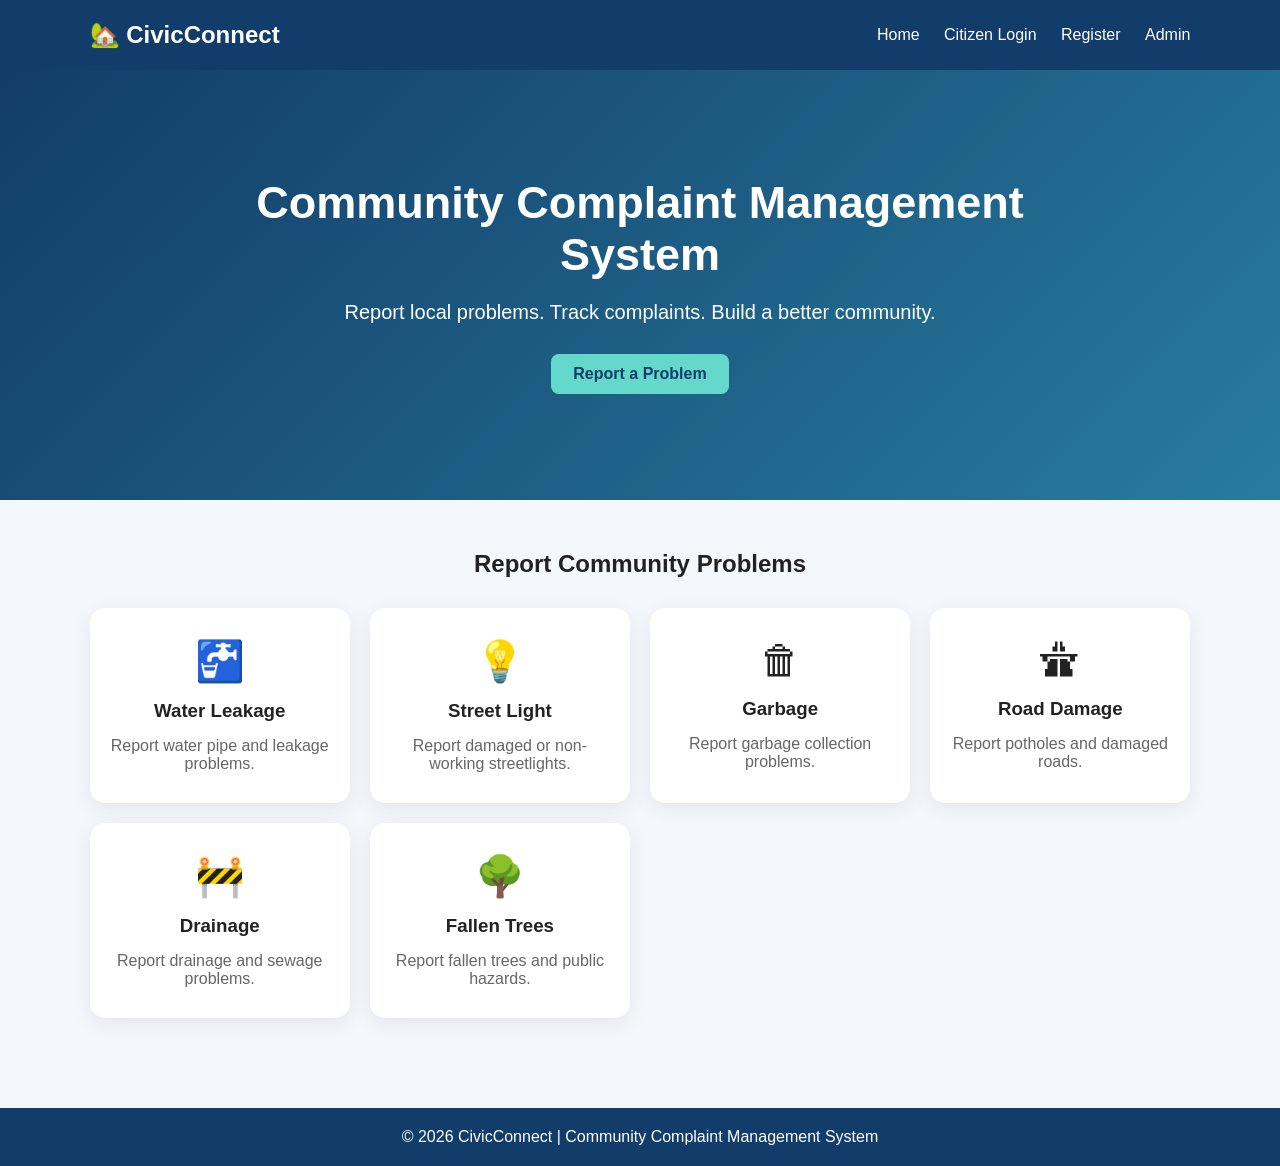
<file: index.html>
<!DOCTYPE html>
<html lang="en">
<head>
    <meta charset="UTF-8">
    <meta name="viewport" content="width=device-width, initial-scale=1.0">
    <title>Community Complaint Management</title>
    <link rel="stylesheet" href="css/style.css">
</head>

<body>

<nav>
    <h2>&#127969; CivicConnect</h2>

    <div>
        <a href="index.html">Home</a>
        <a href="login.jsp">Citizen Login</a>
        <a href="register.jsp">Register</a>
        <a href="admin-login.jsp">Admin</a>
    </div>
</nav>

<section class="hero">

    <div class="hero-content">

        <h1>Community Complaint Management System</h1>

        <p>
            Report local problems. Track complaints.
            Build a better community.
        </p>

        <a href="login.jsp" class="btn">
            Report a Problem
        </a>

    </div>

</section>

<section class="features">

    <h2>Report Community Problems</h2>

    <div class="cards">

        <div class="card">
            <span>&#128688;</span>
            <h3>Water Leakage</h3>
            <p>Report water pipe and leakage problems.</p>
        </div>

        <div class="card">
            <span>&#128161;</span>
            <h3>Street Light</h3>
            <p>Report damaged or non-working streetlights.</p>
        </div>

        <div class="card">
            <span>&#128465;</span>
            <h3>Garbage</h3>
            <p>Report garbage collection problems.</p>
        </div>

        <div class="card">
            <span>&#128739;</span>
            <h3>Road Damage</h3>
            <p>Report potholes and damaged roads.</p>
        </div>

        <div class="card">
            <span>&#128679;</span>
            <h3>Drainage</h3>
            <p>Report drainage and sewage problems.</p>
        </div>

        <div class="card">
            <span>&#127795;</span>
            <h3>Fallen Trees</h3>
            <p>Report fallen trees and public hazards.</p>
        </div>

    </div>

</section>

<footer>
    <p>&copy; 2026 CivicConnect | Community Complaint Management System</p>
</footer>

</body>
</html>
</file>
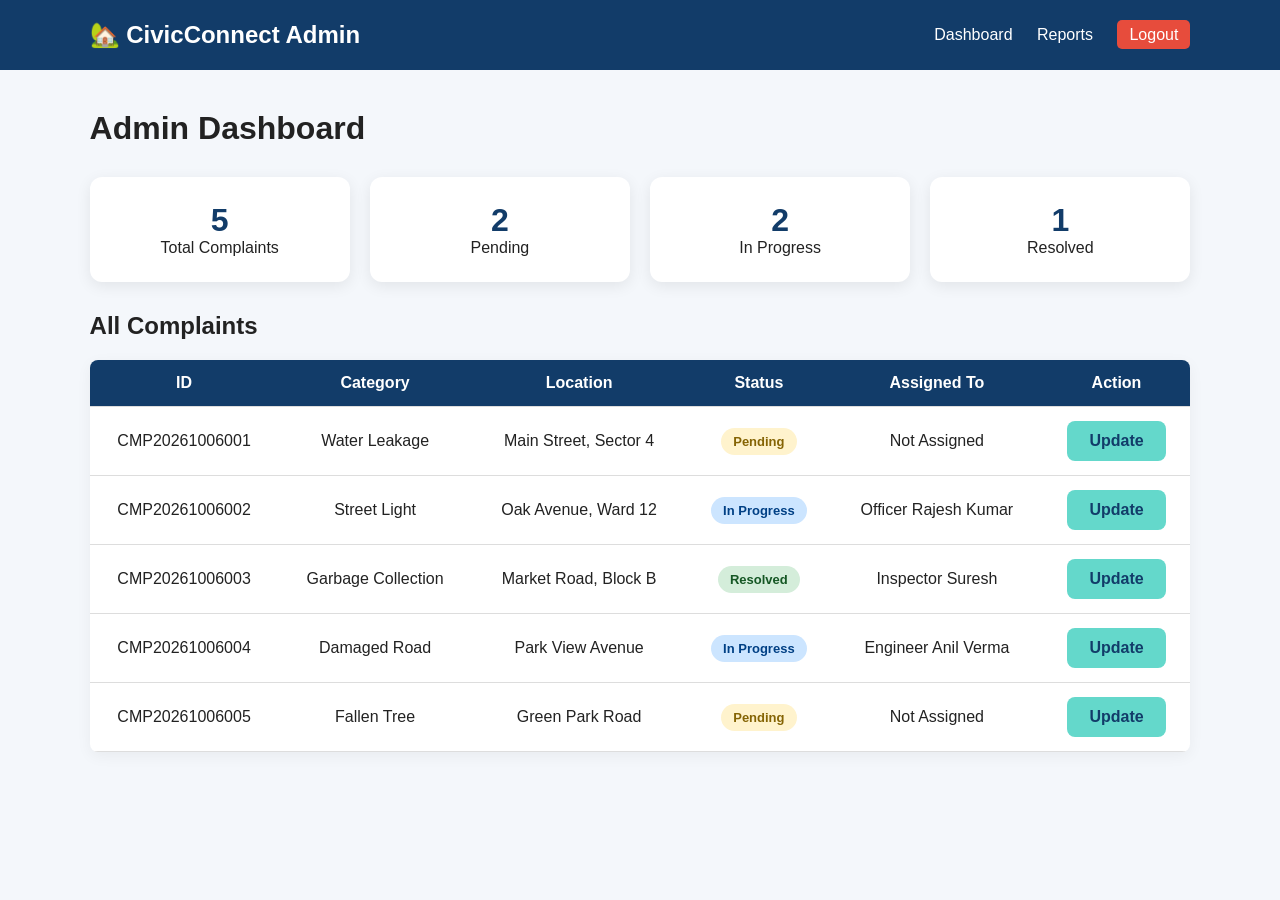
<file: admin-dashboard.html>
<!DOCTYPE html>
<html lang="en">
<head>
<meta charset="UTF-8">
<title>Admin Dashboard</title>
<link rel="stylesheet" href="css/style.css">
</head>
<body>

<nav>
<h2>&#127969; CivicConnect Admin</h2>
<div>
<a href="admin-dashboard.html">Dashboard</a>
<a href="reports.html">Reports</a>
<a href="admin-login.html" onclick="sessionStorage.clear()" class="btn-danger" style="padding: 6px 12px; border-radius: 5px;">Logout</a>
</div>
</nav>

<div class="dashboard">
<h1>Admin Dashboard</h1>

<div class="stats">

<div class="stat">
<h2 id="totalCount">5</h2>
<p>Total Complaints</p>
</div>

<div class="stat">
<h2 id="pendingCount">2</h2>
<p>Pending</p>
</div>

<div class="stat">
<h2 id="progressCount">2</h2>
<p>In Progress</p>
</div>

<div class="stat">
<h2 id="resolvedCount">1</h2>
<p>Resolved</p>
</div>

</div>

<h2>All Complaints</h2>

<table>
<thead>
<tr>
<th>ID</th>
<th>Category</th>
<th>Location</th>
<th>Status</th>
<th>Assigned To</th>
<th>Action</th>
</tr>
</thead>
<tbody id="adminTableBody">
</tbody>
</table>
</div>

<script>
const defaultComplaints = [
  { id: 1, complaint_id: 'CMP20261006001', category: 'Water Leakage', location: 'Main Street, Sector 4', description: 'Heavy water pipe leakage causing street flooding near apartment entrance.', status: 'Pending', assigned_to: 'Not Assigned' },
  { id: 2, complaint_id: 'CMP20261006002', category: 'Street Light', location: 'Oak Avenue, Ward 12', description: 'Streetlight bulb blown out, area is pitch dark at night.', status: 'In Progress', assigned_to: 'Officer Rajesh Kumar' },
  { id: 3, complaint_id: 'CMP20261006003', category: 'Garbage Collection', location: 'Market Road, Block B', description: 'Garbage bin overflowing for the past 3 days, needs urgent clearing.', status: 'Resolved', assigned_to: 'Inspector Suresh' },
  { id: 4, complaint_id: 'CMP20261006004', category: 'Damaged Road', location: 'Park View Avenue', description: 'Deep pothole causing vehicle damage near school gate.', status: 'In Progress', assigned_to: 'Engineer Anil Verma' },
  { id: 5, complaint_id: 'CMP20261006005', category: 'Fallen Tree', location: 'Green Park Road', description: 'Large tree branch fallen after storm blocking left lane.', status: 'Pending', assigned_to: 'Not Assigned' }
];

let complaints = JSON.parse(localStorage.getItem("complaints_data"));
if (!complaints || complaints.length === 0) {
    complaints = defaultComplaints;
    localStorage.setItem("complaints_data", JSON.stringify(complaints));
}

let pending = 0, progress = 0, resolved = 0;
complaints.forEach(c => {
    if (c.status === "Pending") pending++;
    else if (c.status === "In Progress") progress++;
    else if (c.status === "Resolved") resolved++;
});

document.getElementById("totalCount").innerText = complaints.length;
document.getElementById("pendingCount").innerText = pending;
document.getElementById("progressCount").innerText = progress;
document.getElementById("resolvedCount").innerText = resolved;

const tbody = document.getElementById("adminTableBody");
tbody.innerHTML = complaints.map(c => {
    let stClass = "status-pending";
    if (c.status === "In Progress") stClass = "status-in-progress";
    else if (c.status === "Resolved") stClass = "status-resolved";

    const assigned = c.assigned_to && c.assigned_to.trim() !== "" ? c.assigned_to : "Not Assigned";

    return `<tr>
        <td>${c.complaint_id}</td>
        <td>${c.category}</td>
        <td>${c.location}</td>
        <td><span class="status ${stClass}">${c.status}</span></td>
        <td>${assigned}</td>
        <td><a class="btn" href="update-status.html?id=${c.id}">Update</a></td>
    </tr>`;
}).join("");
</script>
</body>
</html>
</file>
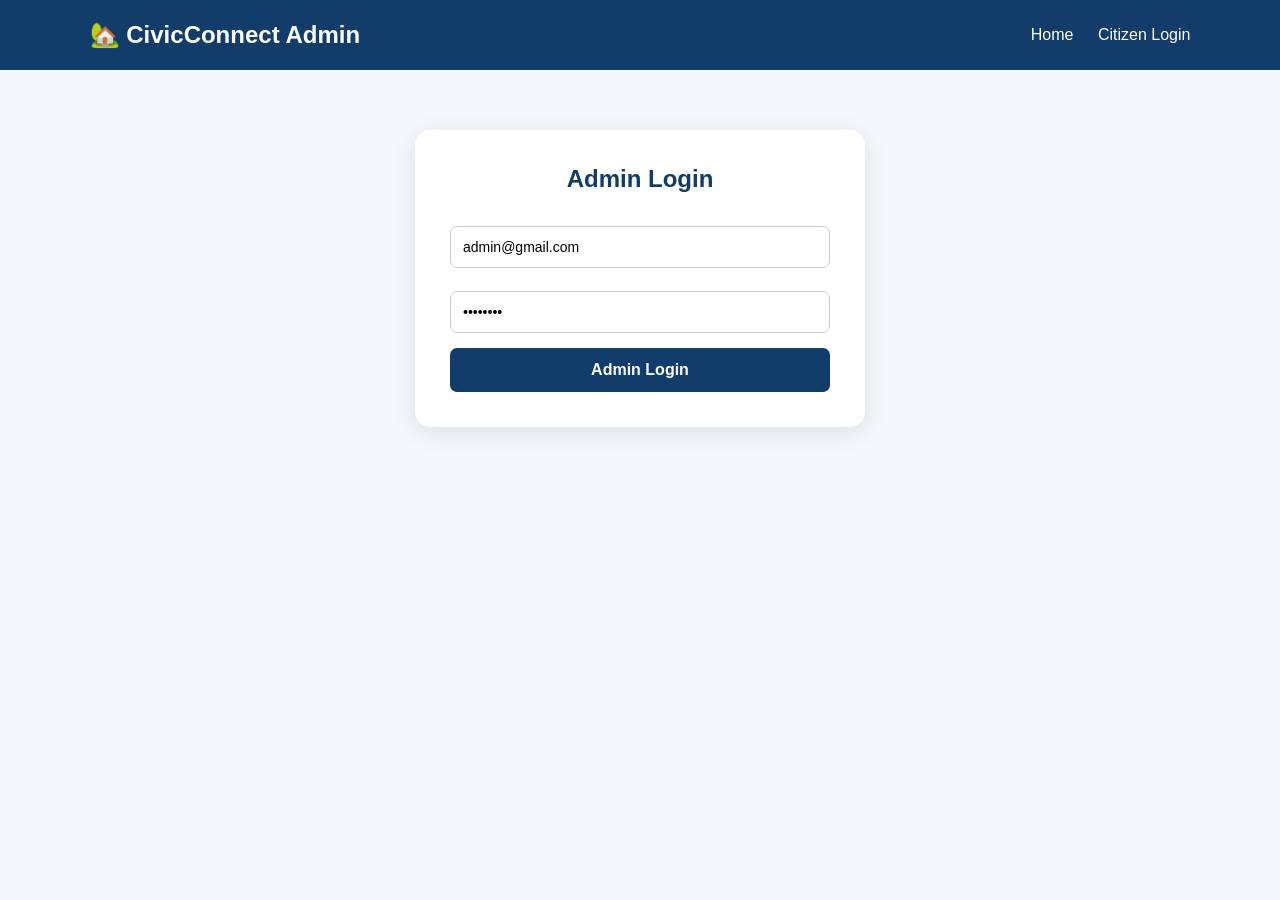
<file: admin-login.html>
<!DOCTYPE html>
<html lang="en">
<head>
<meta charset="UTF-8">
<title>Admin Login</title>
<link rel="stylesheet" href="css/style.css">
</head>
<body>

<nav>
<h2>&#127969; CivicConnect Admin</h2>
<div>
<a href="index.html">Home</a>
<a href="login.html">Citizen Login</a>
</div>
</nav>

<div class="form-container">
<h2>Admin Login</h2>

<form id="adminForm" onsubmit="return handleAdminLogin(event)">
<input type="email" id="email" placeholder="Admin Email" value="admin@gmail.com" required>
<input type="password" id="password" placeholder="Password" value="admin123" required>
<button type="submit">Admin Login</button>
</form>

<div id="errorMsg" style="color:red; text-align:center; margin-top:15px; display:none;"></div>
</div>

<script>
function handleAdminLogin(e) {
    e.preventDefault();
    const email = document.getElementById("email").value.trim();
    const password = document.getElementById("password").value.trim();

    if (email === "admin@gmail.com" && password === "admin123") {
        sessionStorage.setItem("admin", "true");
        window.location.href = "admin-dashboard.html";
        return false;
    } else {
        const errorDiv = document.getElementById("errorMsg");
        errorDiv.innerText = "Invalid admin login! Use admin@gmail.com / admin123";
        errorDiv.style.display = "block";
    }
    return false;
}
</script>
</body>
</html>
</file>
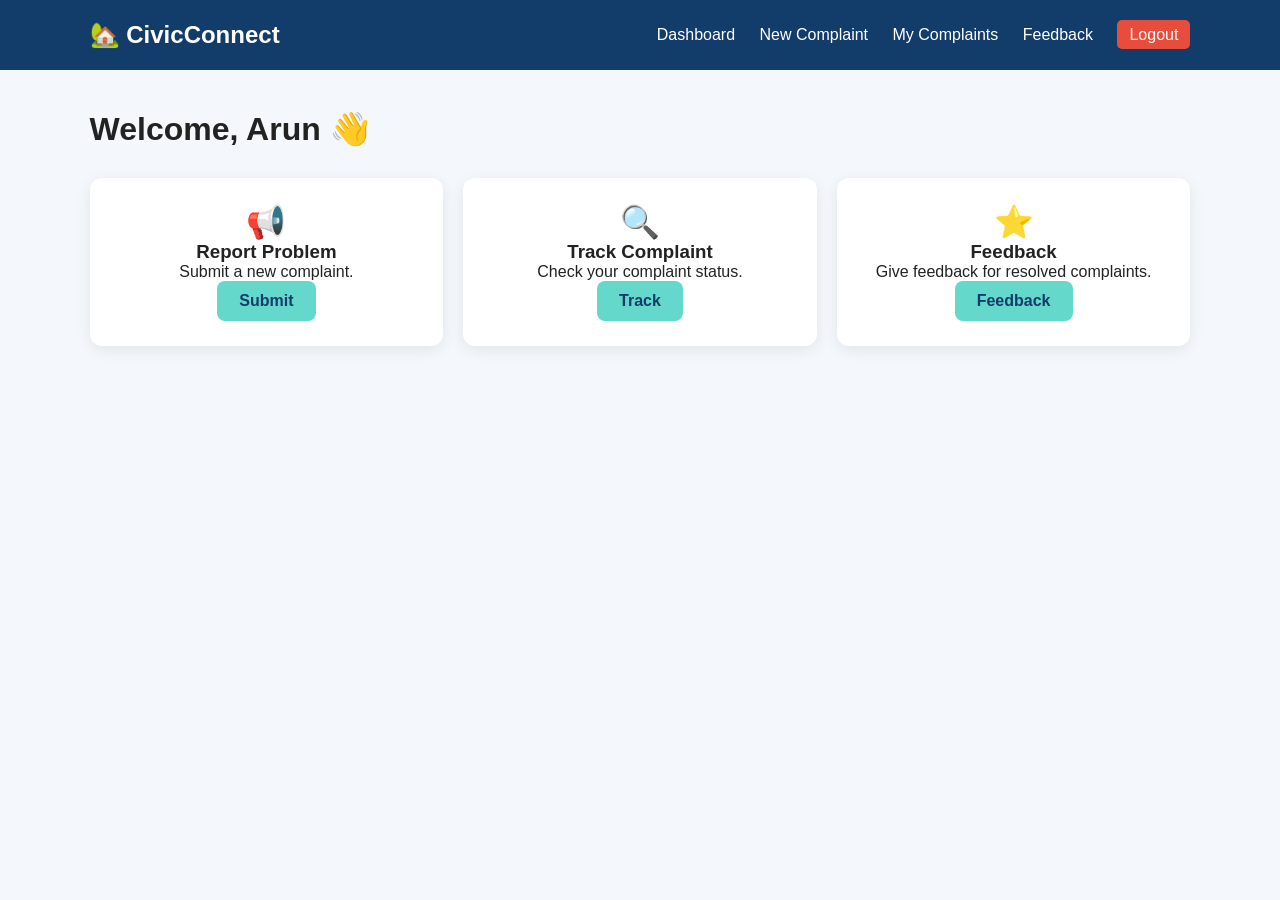
<file: citizen-dashboard.html>
<!DOCTYPE html>
<html lang="en">
<head>
<meta charset="UTF-8">
<title>Citizen Dashboard</title>
<link rel="stylesheet" href="css/style.css">
</head>
<body>

<nav>
<h2>&#127969; CivicConnect</h2>
<div>
<a href="citizen-dashboard.html">Dashboard</a>
<a href="complaint.html">New Complaint</a>
<a href="mycomplaints.html">My Complaints</a>
<a href="feedback.html">Feedback</a>
<a href="login.html" onclick="sessionStorage.clear()" class="btn-danger" style="padding: 6px 12px; border-radius: 5px;">Logout</a>
</div>
</nav>

<div class="dashboard">
<h1 id="welcomeUser">Welcome, Arun &#128075;</h1>

<div class="stats">

<div class="stat">
<h2>&#128226;</h2>
<h3>Report Problem</h3>
<p>Submit a new complaint.</p>
<a href="complaint.html" class="btn">Submit</a>
</div>

<div class="stat">
<h2>&#128269;</h2>
<h3>Track Complaint</h3>
<p>Check your complaint status.</p>
<a href="mycomplaints.html" class="btn">Track</a>
</div>

<div class="stat">
<h2>&#11088;</h2>
<h3>Feedback</h3>
<p>Give feedback for resolved complaints.</p>
<a href="feedback.html" class="btn">Feedback</a>
</div>

</div>
</div>

<script>
const user = sessionStorage.getItem("user_name");
if (user) {
    document.getElementById("welcomeUser").innerHTML = "Welcome, " + user + " &#128075;";
}
</script>
</body>
</html>
</file>
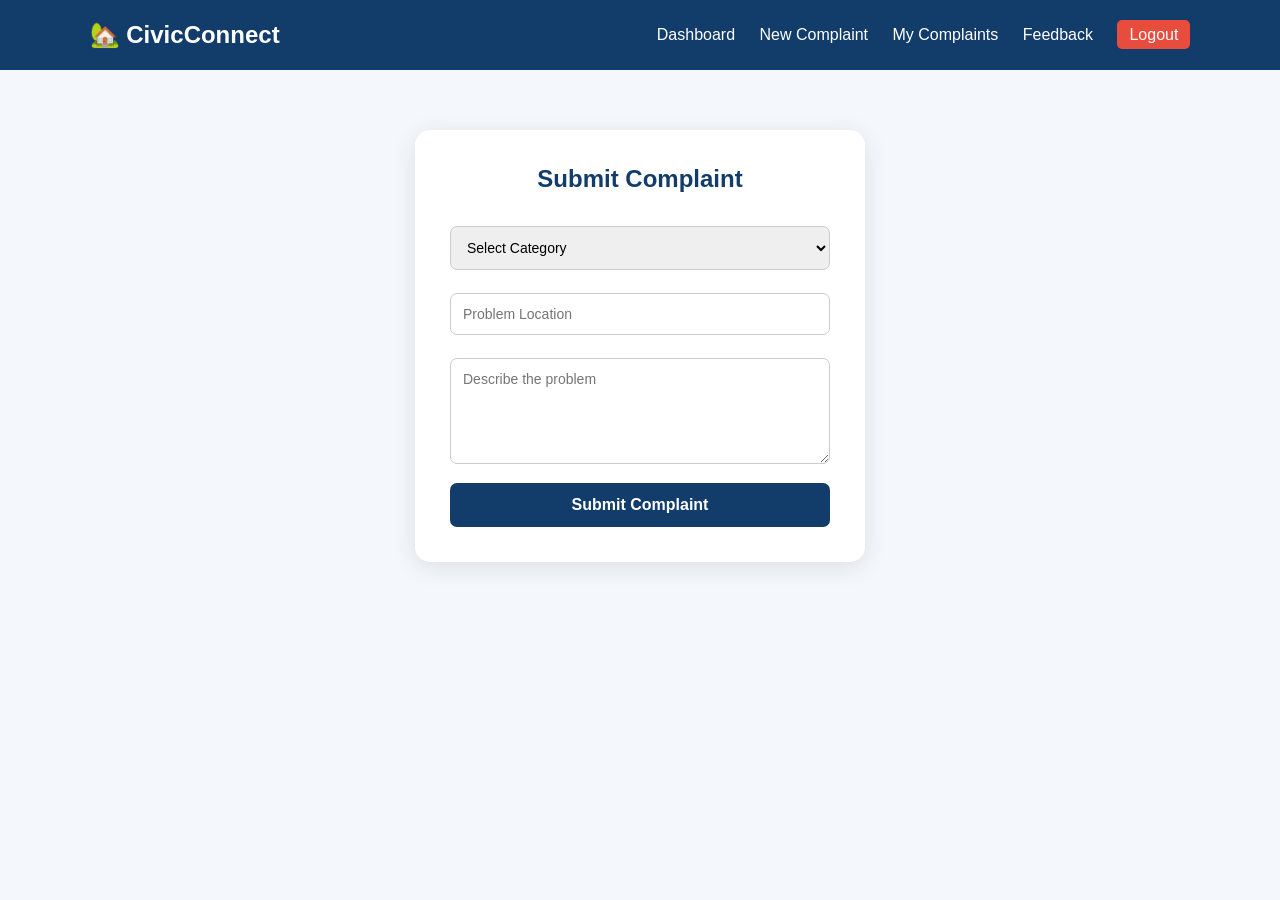
<file: complaint.html>
<!DOCTYPE html>
<html lang="en">
<head>
<meta charset="UTF-8">
<title>Submit Complaint</title>
<link rel="stylesheet" href="css/style.css">
</head>
<body>

<nav>
<h2>&#127969; CivicConnect</h2>
<div>
<a href="citizen-dashboard.html">Dashboard</a>
<a href="complaint.html">New Complaint</a>
<a href="mycomplaints.html">My Complaints</a>
<a href="feedback.html">Feedback</a>
<a href="login.html" onclick="sessionStorage.clear()" class="btn-danger" style="padding: 6px 12px; border-radius: 5px;">Logout</a>
</div>
</nav>

<div class="form-container">
<h2>Submit Complaint</h2>

<form id="complaintForm" onsubmit="return submitComplaint(event)">
<select id="category" required>
<option value="">Select Category</option>
<option>Water Leakage</option>
<option>Street Light</option>
<option>Garbage Collection</option>
<option>Damaged Road</option>
<option>Drainage Problem</option>
<option>Electrical Issue</option>
<option>Fallen Tree</option>
<option>Other</option>
</select>

<input type="text" id="location" placeholder="Problem Location" required>
<textarea id="description" rows="5" placeholder="Describe the problem" required></textarea>
<button type="submit">Submit Complaint</button>
</form>

<div id="successBox" style="display:none; margin-top:20px; color:green; text-align:center;">
<h3>Complaint Submitted Successfully!</h3>
<p>Your Complaint ID:</p>
<h2 id="generatedCid"></h2>
<p>Status: Pending</p>
<p style="margin-top:15px;"><a href="mycomplaints.html" class="btn">View My Complaints</a></p>
</div>
</div>

<script src="js/script.js"></script>
<script>
function submitComplaint(e) {
    e.preventDefault();
    if (!confirmComplaint()) return false;

    const cat = document.getElementById("category").value;
    const loc = document.getElementById("location").value;
    const desc = document.getElementById("description").value;

    const dateStr = new Date().toISOString().slice(0,10).replace(/-/g,"");
    const randNum = Math.floor(100 + Math.random() * 900);
    const cid = "CMP" + dateStr + randNum;

    let complaints = JSON.parse(localStorage.getItem("complaints_data") || "[]");
    complaints.unshift({
        id: complaints.length + 1,
        complaint_id: cid,
        user_id: 2,
        category: cat,
        location: loc,
        description: desc,
        status: "Pending",
        assigned_to: "Not Assigned"
    });
    localStorage.setItem("complaints_data", JSON.stringify(complaints));

    document.getElementById("complaintForm").style.display = "none";
    document.getElementById("generatedCid").innerText = cid;
    document.getElementById("successBox").style.display = "block";
    return false;
}
</script>
</body>
</html>
</file>
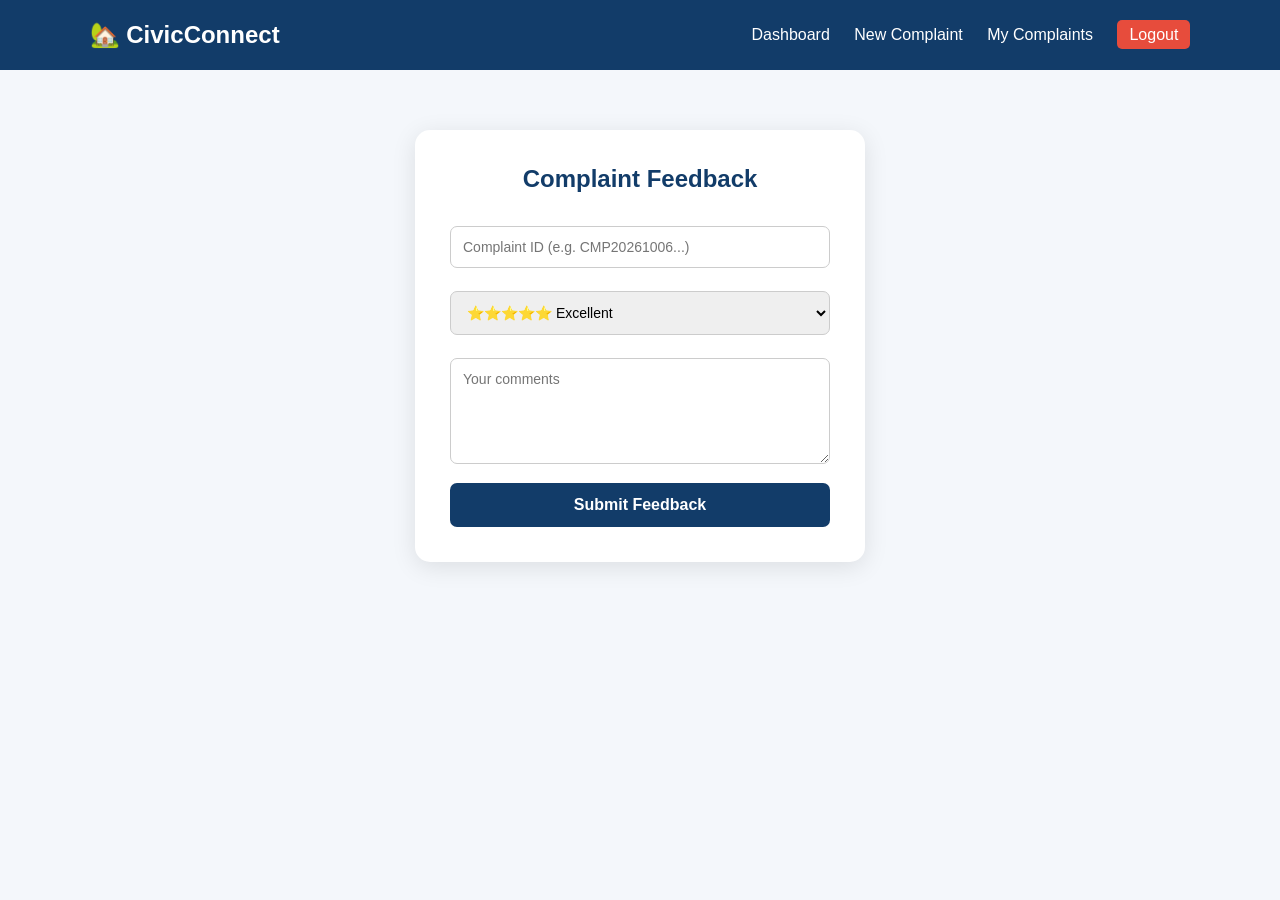
<file: feedback.html>
<!DOCTYPE html>
<html lang="en">
<head>
<meta charset="UTF-8">
<title>Feedback</title>
<link rel="stylesheet" href="css/style.css">
</head>
<body>

<nav>
<h2>&#127969; CivicConnect</h2>
<div>
<a href="citizen-dashboard.html">Dashboard</a>
<a href="complaint.html">New Complaint</a>
<a href="mycomplaints.html">My Complaints</a>
<a href="login.html" onclick="sessionStorage.clear()" class="btn-danger" style="padding: 6px 12px; border-radius: 5px;">Logout</a>
</div>
</nav>

<div class="form-container">
<h2>Complaint Feedback</h2>

<form id="fbForm" onsubmit="return submitFeedback(event)">
<input type="text" id="complaint_id" placeholder="Complaint ID (e.g. CMP20261006...)" required>
<select id="rating">
<option value="5">&#11088;&#11088;&#11088;&#11088;&#11088; Excellent</option>
<option value="4">&#11088;&#11088;&#11088;&#11088; Good</option>
<option value="3">&#11088;&#11088;&#11088; Average</option>
<option value="2">&#11088;&#11088; Poor</option>
<option value="1">&#11088; Very Poor</option>
</select>
<textarea id="comments" placeholder="Your comments" rows="5"></textarea>
<button type="submit">Submit Feedback</button>
</form>

<p id="successMsg" style="color:green; text-align:center; margin-top:15px; display:none;">
Thank you for your feedback! &#11088;
</p>
</div>

<script>
const params = new URLSearchParams(window.location.search);
const cid = params.get("complaint_id");
if (cid) {
    document.getElementById("complaint_id").value = cid;
}

function submitFeedback(e) {
    e.preventDefault();
    document.getElementById("successMsg").style.display = "block";
    return false;
}
</script>
</body>
</html>
</file>
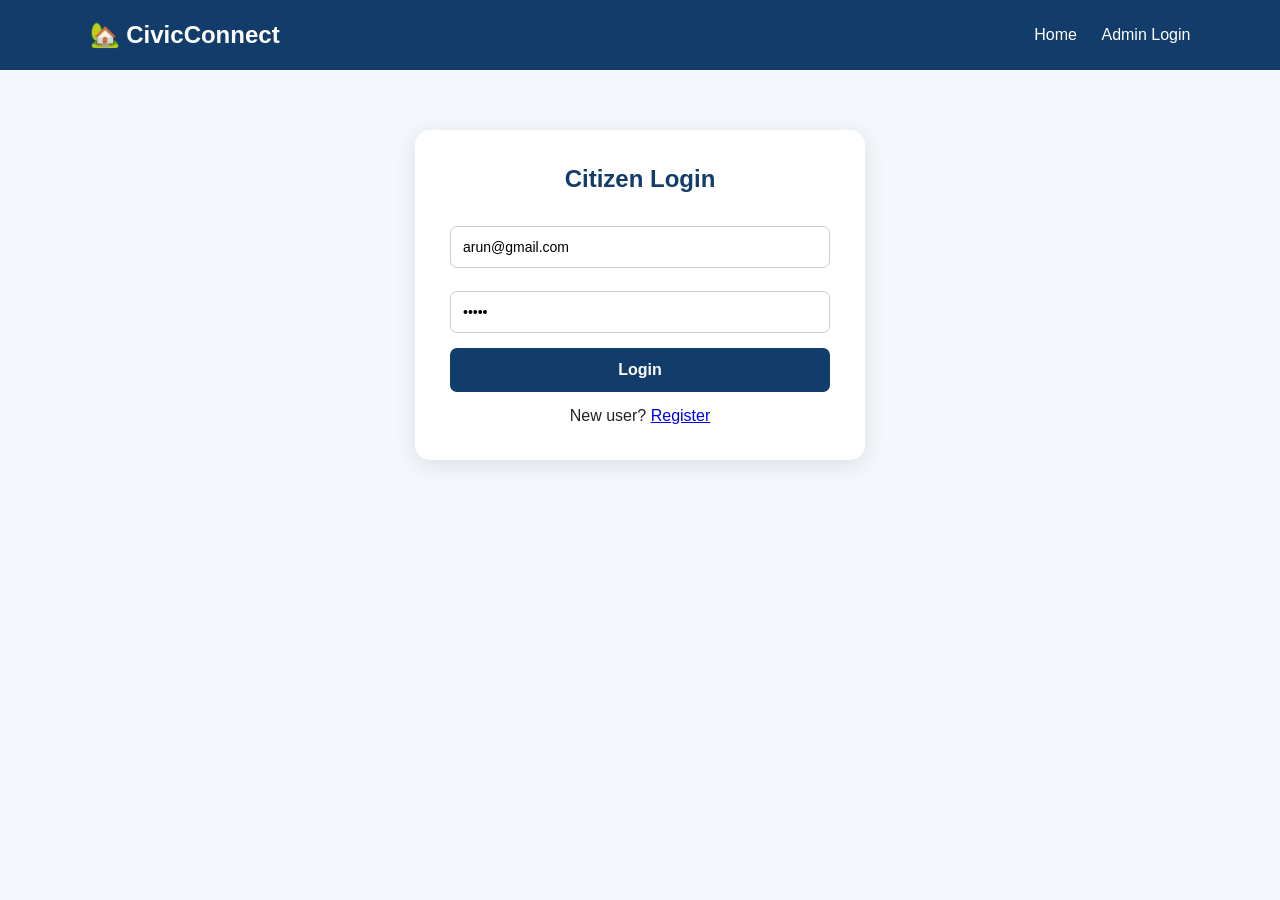
<file: login.html>
<!DOCTYPE html>
<html lang="en">
<head>
<meta charset="UTF-8">
<title>Citizen Login</title>
<link rel="stylesheet" href="css/style.css">
</head>
<body>

<nav>
<h2>&#127969; CivicConnect</h2>
<div>
    <a href="index.html">Home</a>
    <a href="admin-login.html">Admin Login</a>
</div>
</nav>

<div class="form-container">
<h2>Citizen Login</h2>

<form id="loginForm" onsubmit="return handleLogin(event)">
<input type="email" id="email" placeholder="Email" value="arun@gmail.com" required>
<input type="password" id="password" placeholder="Password" value="12345" required>
<button type="submit">Login</button>
</form>

<div id="errorMsg" style="color:red; text-align:center; margin-top:15px; display:none;"></div>

<p style="text-align:center; margin-top:15px;">
New user? <a href="register.html">Register</a>
</p>
</div>

<script>
function handleLogin(e) {
    e.preventDefault();
    const email = document.getElementById("email").value.trim();
    const password = document.getElementById("password").value.trim();

    if (email === "arun@gmail.com" && password === "12345") {
        sessionStorage.setItem("user_id", "2");
        sessionStorage.setItem("user_name", "Arun");
        window.location.href = "citizen-dashboard.html";
        return false;
    } else {
        const errorDiv = document.getElementById("errorMsg");
        errorDiv.innerText = "Invalid citizen credentials! Use arun@gmail.com / 12345";
        errorDiv.style.display = "block";
    }
    return false;
}
</script>
</body>
</html>
</file>
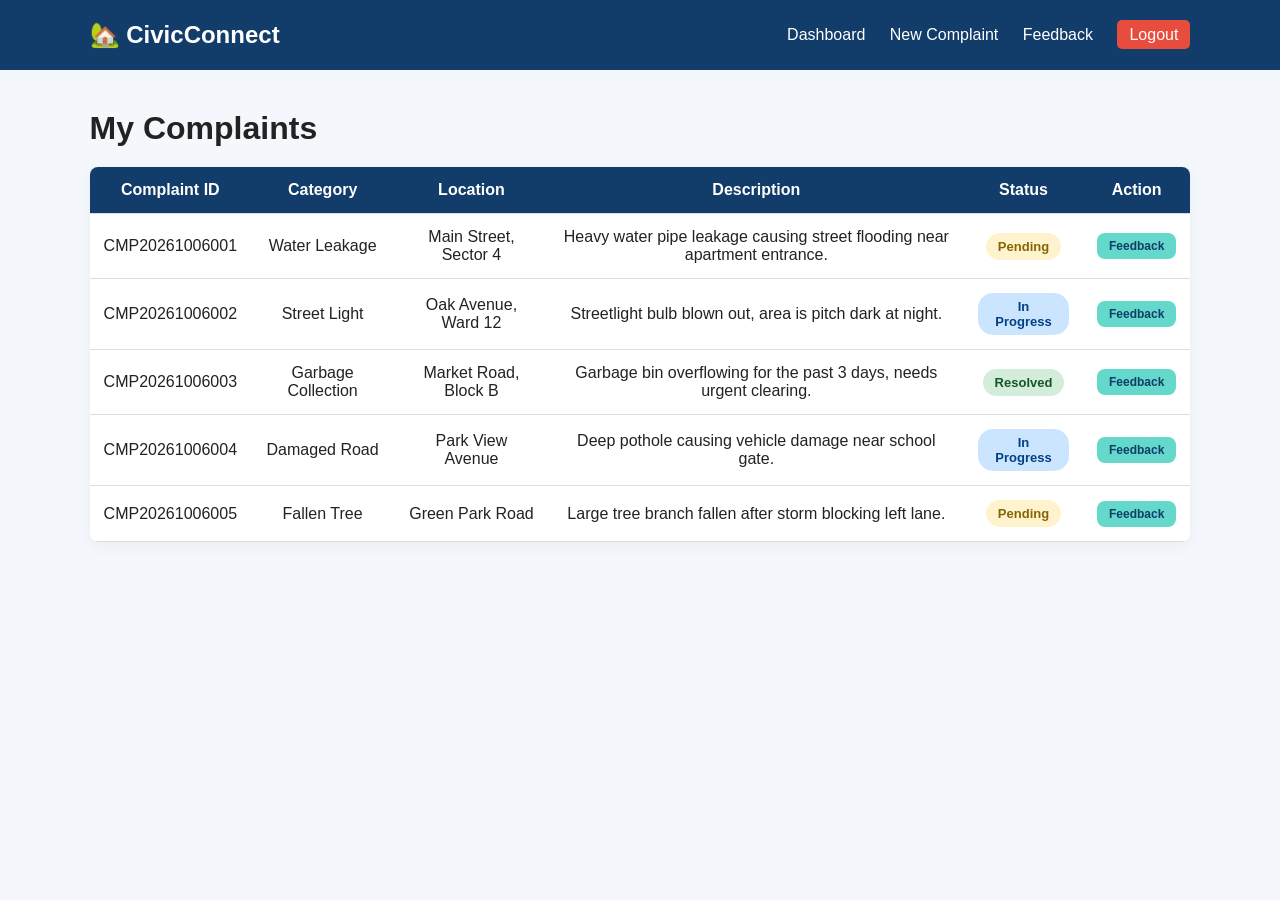
<file: mycomplaints.html>
<!DOCTYPE html>
<html lang="en">
<head>
<meta charset="UTF-8">
<title>My Complaints</title>
<link rel="stylesheet" href="css/style.css">
</head>
<body>

<nav>
<h2>&#127969; CivicConnect</h2>
<div>
<a href="citizen-dashboard.html">Dashboard</a>
<a href="complaint.html">New Complaint</a>
<a href="feedback.html">Feedback</a>
<a href="login.html" onclick="sessionStorage.clear()" class="btn-danger" style="padding: 6px 12px; border-radius: 5px;">Logout</a>
</div>
</nav>

<div class="dashboard">
<h1>My Complaints</h1>

<table>
<thead>
<tr>
<th>Complaint ID</th>
<th>Category</th>
<th>Location</th>
<th>Description</th>
<th>Status</th>
<th>Action</th>
</tr>
</thead>
<tbody id="complaintsTableBody">
</tbody>
</table>
</div>

<script>
const defaultComplaints = [
  { id: 1, complaint_id: 'CMP20261006001', category: 'Water Leakage', location: 'Main Street, Sector 4', description: 'Heavy water pipe leakage causing street flooding near apartment entrance.', status: 'Pending', assigned_to: 'Not Assigned' },
  { id: 2, complaint_id: 'CMP20261006002', category: 'Street Light', location: 'Oak Avenue, Ward 12', description: 'Streetlight bulb blown out, area is pitch dark at night.', status: 'In Progress', assigned_to: 'Officer Rajesh Kumar' },
  { id: 3, complaint_id: 'CMP20261006003', category: 'Garbage Collection', location: 'Market Road, Block B', description: 'Garbage bin overflowing for the past 3 days, needs urgent clearing.', status: 'Resolved', assigned_to: 'Inspector Suresh' },
  { id: 4, complaint_id: 'CMP20261006004', category: 'Damaged Road', location: 'Park View Avenue', description: 'Deep pothole causing vehicle damage near school gate.', status: 'In Progress', assigned_to: 'Engineer Anil Verma' },
  { id: 5, complaint_id: 'CMP20261006005', category: 'Fallen Tree', location: 'Green Park Road', description: 'Large tree branch fallen after storm blocking left lane.', status: 'Pending', assigned_to: 'Not Assigned' }
];

let complaints = JSON.parse(localStorage.getItem("complaints_data"));
if (!complaints || complaints.length === 0) {
    complaints = defaultComplaints;
    localStorage.setItem("complaints_data", JSON.stringify(complaints));
}

const tbody = document.getElementById("complaintsTableBody");
tbody.innerHTML = complaints.map(c => {
    let stClass = "status-pending";
    if (c.status === "In Progress") stClass = "status-in-progress";
    else if (c.status === "Resolved") stClass = "status-resolved";

    return `<tr>
        <td>${c.complaint_id}</td>
        <td>${c.category}</td>
        <td>${c.location}</td>
        <td>${c.description}</td>
        <td><span class="status ${stClass}">${c.status}</span></td>
        <td><a class="btn" href="feedback.html?complaint_id=${c.complaint_id}" style="padding: 6px 12px; font-size: 12px;">Feedback</a></td>
    </tr>`;
}).join("");
</script>
</body>
</html>
</file>
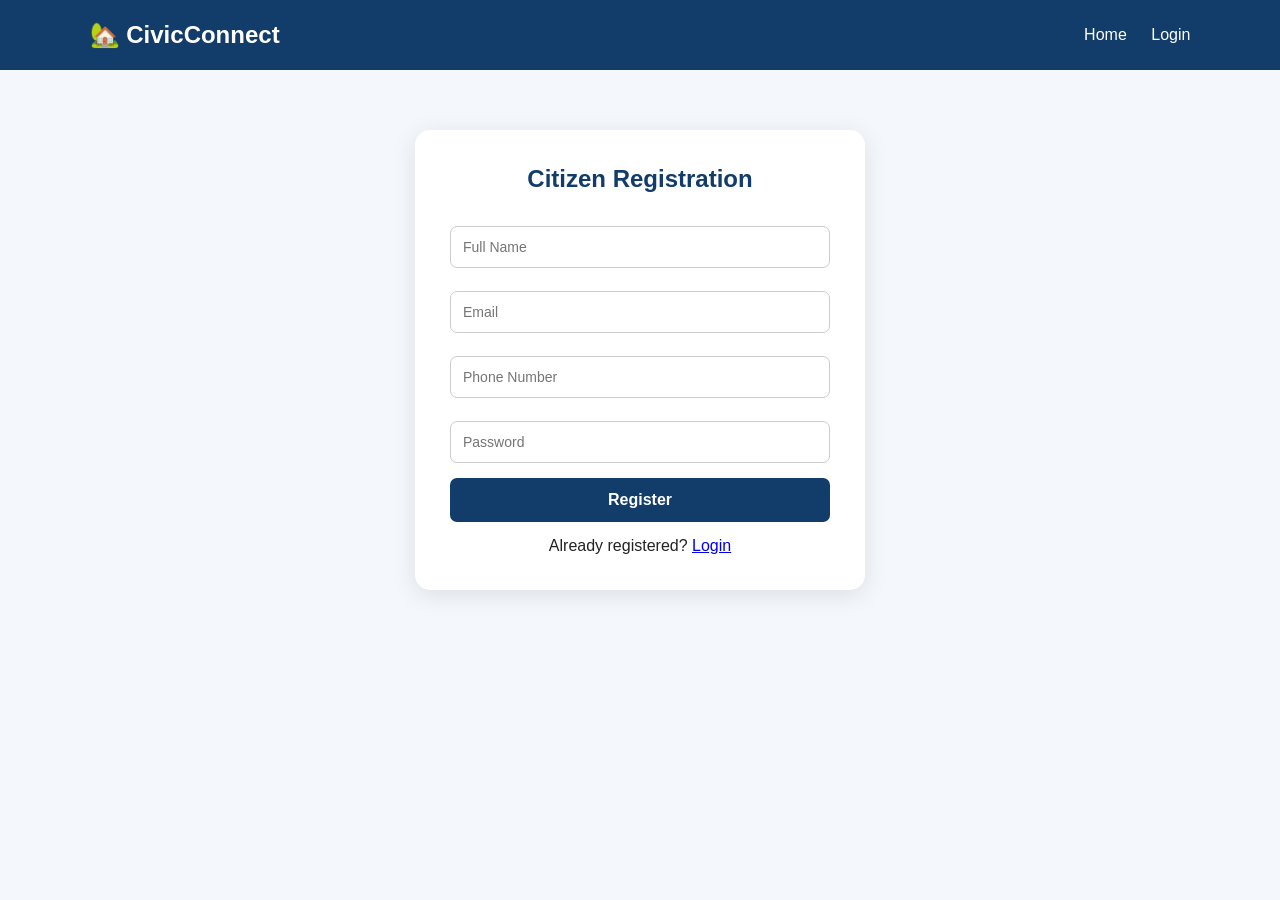
<file: register.html>
<!DOCTYPE html>
<html lang="en">
<head>
<meta charset="UTF-8">
<title>Citizen Registration</title>
<link rel="stylesheet" href="css/style.css">
</head>
<body>

<nav>
<h2>&#127969; CivicConnect</h2>
<div>
<a href="index.html">Home</a>
<a href="login.html">Login</a>
</div>
</nav>

<div class="form-container">
<h2>Citizen Registration</h2>

<form id="regForm" onsubmit="return handleRegister(event)">
<input type="text" id="name" placeholder="Full Name" required>
<input type="email" id="email" placeholder="Email" required>
<input type="text" id="phone" placeholder="Phone Number" required>
<input type="password" id="password" placeholder="Password" required>
<button type="submit">Register</button>
</form>

<div id="msg" style="color:green; text-align:center; margin-top:15px; display:none;">
Registration successful! <a href="login.html">Click here to login</a>
</div>

<p style="text-align:center; margin-top:15px;">
Already registered? <a href="login.html">Login</a>
</p>
</div>

<script>
function handleRegister(e) {
    e.preventDefault();
    document.getElementById("msg").style.display = "block";
    return false;
}
</script>
</body>
</html>
</file>
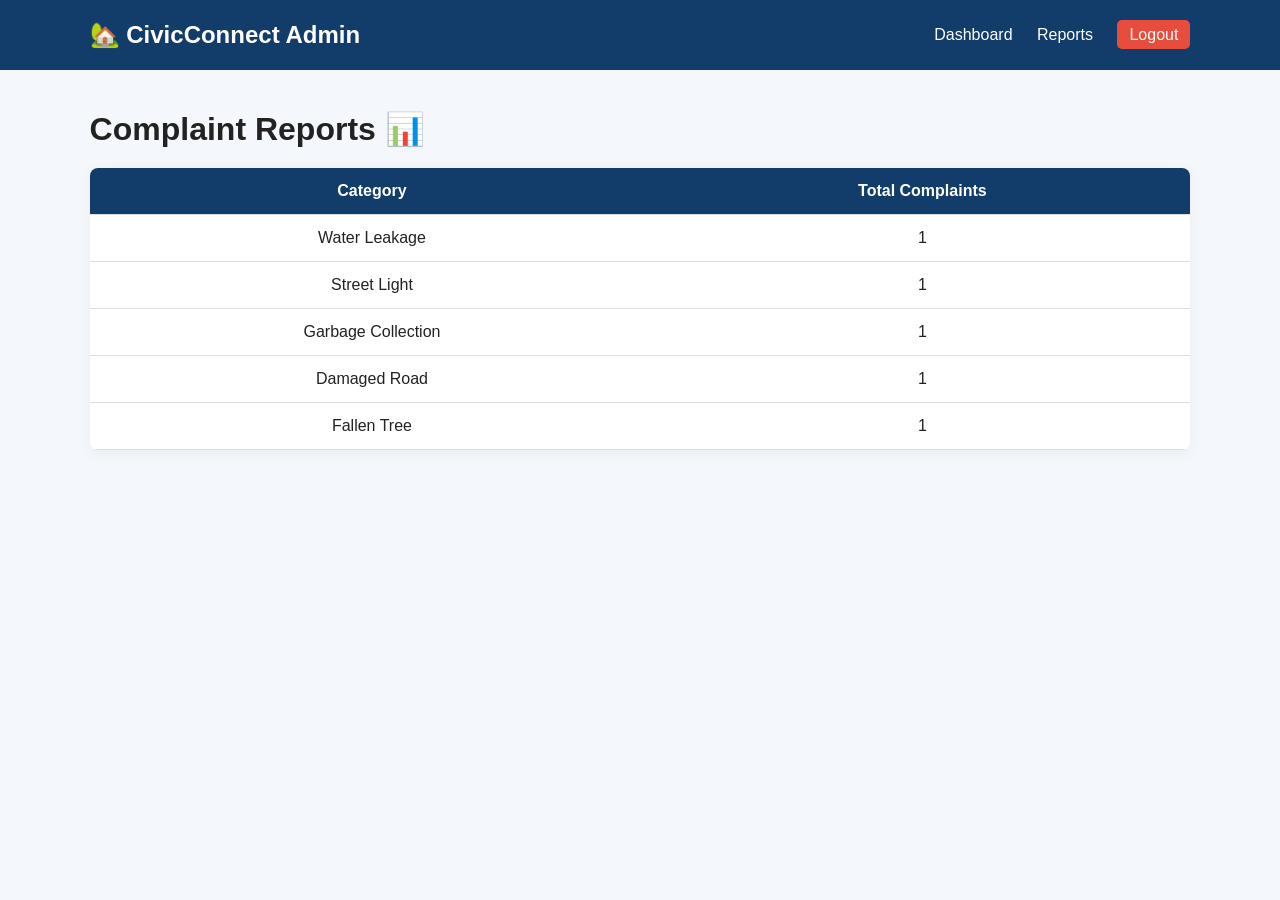
<file: reports.html>
<!DOCTYPE html>
<html lang="en">
<head>
<meta charset="UTF-8">
<title>Complaint Reports</title>
<link rel="stylesheet" href="css/style.css">
</head>
<body>

<nav>
<h2>&#127969; CivicConnect Admin</h2>
<div>
<a href="admin-dashboard.html">Dashboard</a>
<a href="reports.html">Reports</a>
<a href="admin-login.html" onclick="sessionStorage.clear()" class="btn-danger" style="padding: 6px 12px; border-radius: 5px;">Logout</a>
</div>
</nav>

<div class="dashboard">
<h1>Complaint Reports &#128202;</h1>

<table>
<thead>
<tr>
<th>Category</th>
<th>Total Complaints</th>
</tr>
</thead>
<tbody id="reportsTableBody">
</tbody>
</table>
</div>

<script>
const defaultComplaints = [
  { id: 1, category: 'Water Leakage' },
  { id: 2, category: 'Street Light' },
  { id: 3, category: 'Garbage Collection' },
  { id: 4, category: 'Damaged Road' },
  { id: 5, category: 'Fallen Tree' }
];

let complaints = JSON.parse(localStorage.getItem("complaints_data")) || defaultComplaints;

const counts = {};
complaints.forEach(c => {
    counts[c.category] = (counts[c.category] || 0) + 1;
});

const tbody = document.getElementById("reportsTableBody");
tbody.innerHTML = Object.keys(counts).map(cat => `
    <tr>
        <td>${cat}</td>
        <td>${counts[cat]}</td>
    </tr>
`).join("");
</script>
</body>
</html>
</file>
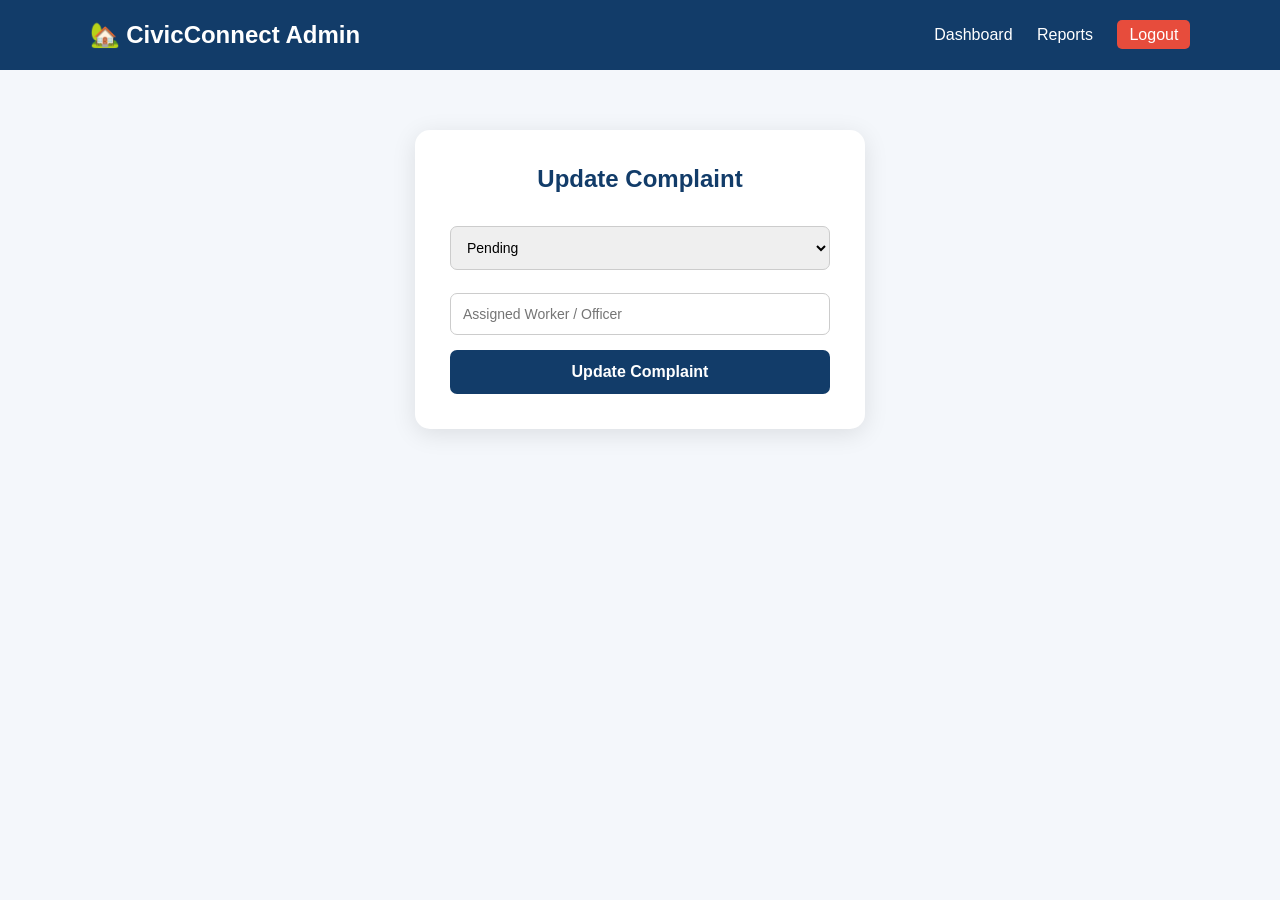
<file: update-status.html>
<!DOCTYPE html>
<html lang="en">
<head>
<meta charset="UTF-8">
<title>Update Complaint</title>
<link rel="stylesheet" href="css/style.css">
</head>
<body>

<nav>
<h2>&#127969; CivicConnect Admin</h2>
<div>
<a href="admin-dashboard.html">Dashboard</a>
<a href="reports.html">Reports</a>
<a href="admin-login.html" onclick="sessionStorage.clear()" class="btn-danger" style="padding: 6px 12px; border-radius: 5px;">Logout</a>
</div>
</nav>

<div class="form-container">
<h2>Update Complaint</h2>

<form id="updateForm" onsubmit="return handleUpdate(event)">
<select id="status">
<option value="Pending">Pending</option>
<option value="In Progress">In Progress</option>
<option value="Resolved">Resolved</option>
</select>

<input type="text" id="assigned_to" placeholder="Assigned Worker / Officer">
<button type="submit">Update Complaint</button>
</form>

<div id="successMsg" style="display:none; text-align:center; margin-top:15px;">
<p style="color:green;">Complaint updated successfully!</p>
<p style="margin-top:15px;"><a href="admin-dashboard.html" class="btn">Back to Dashboard</a></p>
</div>
</div>

<script>
const params = new URLSearchParams(window.location.search);
const targetId = parseInt(params.get("id")) || 1;

let complaints = JSON.parse(localStorage.getItem("complaints_data") || "[]");
const targetComp = complaints.find(c => c.id === targetId || c.complaint_id == targetId);

if (targetComp) {
    document.getElementById("status").value = targetComp.status || "Pending";
    document.getElementById("assigned_to").value = targetComp.assigned_to !== "Not Assigned" ? targetComp.assigned_to : "";
}

function handleUpdate(e) {
    e.preventDefault();
    const st = document.getElementById("status").value;
    const assigned = document.getElementById("assigned_to").value.trim() || "Not Assigned";

    if (targetComp) {
        targetComp.status = st;
        targetComp.assigned_to = assigned;
        localStorage.setItem("complaints_data", JSON.stringify(complaints));
    }

    document.getElementById("updateForm").style.display = "none";
    document.getElementById("successMsg").style.display = "block";
    return false;
}
</script>
</body>
</html>
</file>
<file: css/style.css>
* {
    margin: 0;
    padding: 0;
    box-sizing: border-box;
    font-family: 'Segoe UI', Tahoma, Geneva, Verdana, sans-serif;
}

body {
    background: #f4f7fb;
    color: #222;
}

nav {
    height: 70px;
    background: #123c69;
    color: white;
    display: flex;
    justify-content: space-between;
    align-items: center;
    padding: 0 7%;
}

nav h2 {
    font-size: 24px;
}

nav a {
    color: white;
    text-decoration: none;
    margin-left: 20px;
    font-weight: 500;
}

nav a:hover {
    color: #64d8cb;
}

.hero {
    min-height: 430px;
    display: flex;
    justify-content: center;
    align-items: center;
    text-align: center;
    background: linear-gradient(
        135deg,
        #123c69,
        #287c9e
    );
    color: white;
}

.hero-content {
    max-width: 800px;
}

.hero h1 {
    font-size: 45px;
    margin-bottom: 20px;
}

.hero p {
    font-size: 20px;
    margin-bottom: 30px;
}

.btn {
    display: inline-block;
    padding: 11px 22px;
    background: #64d8cb;
    color: #123c69;
    text-decoration: none;
    border-radius: 8px;
    font-weight: bold;
    transition: background 0.2s ease;
}

.btn:hover {
    background: #4ec2b5;
}

.btn-danger {
    background: #e74c3c;
    color: white;
}

.btn-danger:hover {
    background: #c0392b;
}

.features {
    padding: 50px 7%;
    text-align: center;
}

.features h2 {
    margin-bottom: 30px;
}

.cards {
    display: grid;
    grid-template-columns: repeat(auto-fit, minmax(220px, 1fr));
    gap: 20px;
}

.card {
    background: white;
    padding: 30px 20px;
    border-radius: 15px;
    box-shadow: 0 5px 20px rgba(0,0,0,.08);
}

.card span {
    font-size: 40px;
}

.card h3 {
    margin: 15px 0;
}

.card p {
    color: #666;
}

.form-container {
    width: 450px;
    max-width: 90%;
    margin: 60px auto;
    background: white;
    padding: 35px;
    border-radius: 15px;
    box-shadow: 0 5px 25px rgba(0,0,0,.1);
}

.form-container h2 {
    text-align: center;
    margin-bottom: 25px;
    color: #123c69;
}

input,
select,
textarea {
    width: 100%;
    padding: 12px;
    margin: 8px 0 15px;
    border: 1px solid #ccc;
    border-radius: 7px;
    font-size: 14px;
}

button {
    width: 100%;
    padding: 13px;
    border: none;
    border-radius: 7px;
    background: #123c69;
    color: white;
    font-size: 16px;
    font-weight: 600;
    cursor: pointer;
    transition: background 0.2s;
}

button:hover {
    background: #287c9e;
}

.dashboard {
    padding: 40px 7%;
}

.stats {
    display: grid;
    grid-template-columns: repeat(auto-fit, minmax(180px, 1fr));
    gap: 20px;
    margin: 30px 0;
}

.stat {
    background: white;
    padding: 25px;
    border-radius: 12px;
    text-align: center;
    box-shadow: 0 4px 15px rgba(0,0,0,.08);
}

.stat h2 {
    color: #123c69;
    font-size: 32px;
}

table {
    width: 100%;
    border-collapse: collapse;
    background: white;
    margin-top: 20px;
    border-radius: 8px;
    overflow: hidden;
    box-shadow: 0 4px 15px rgba(0,0,0,.05);
}

th,
td {
    padding: 14px;
    border-bottom: 1px solid #ddd;
    text-align: center;
}

th {
    background: #123c69;
    color: white;
}

.status {
    padding: 6px 12px;
    border-radius: 15px;
    font-weight: 600;
    font-size: 13px;
    display: inline-block;
}

.status-pending {
    background: #fff3cd;
    color: #856404;
}

.status-in-progress {
    background: #cce5ff;
    color: #004085;
}

.status-resolved {
    background: #d4edda;
    color: #155724;
}

footer {
    background: #123c69;
    color: white;
    text-align: center;
    padding: 20px;
    margin-top: 40px;
}
</file>
